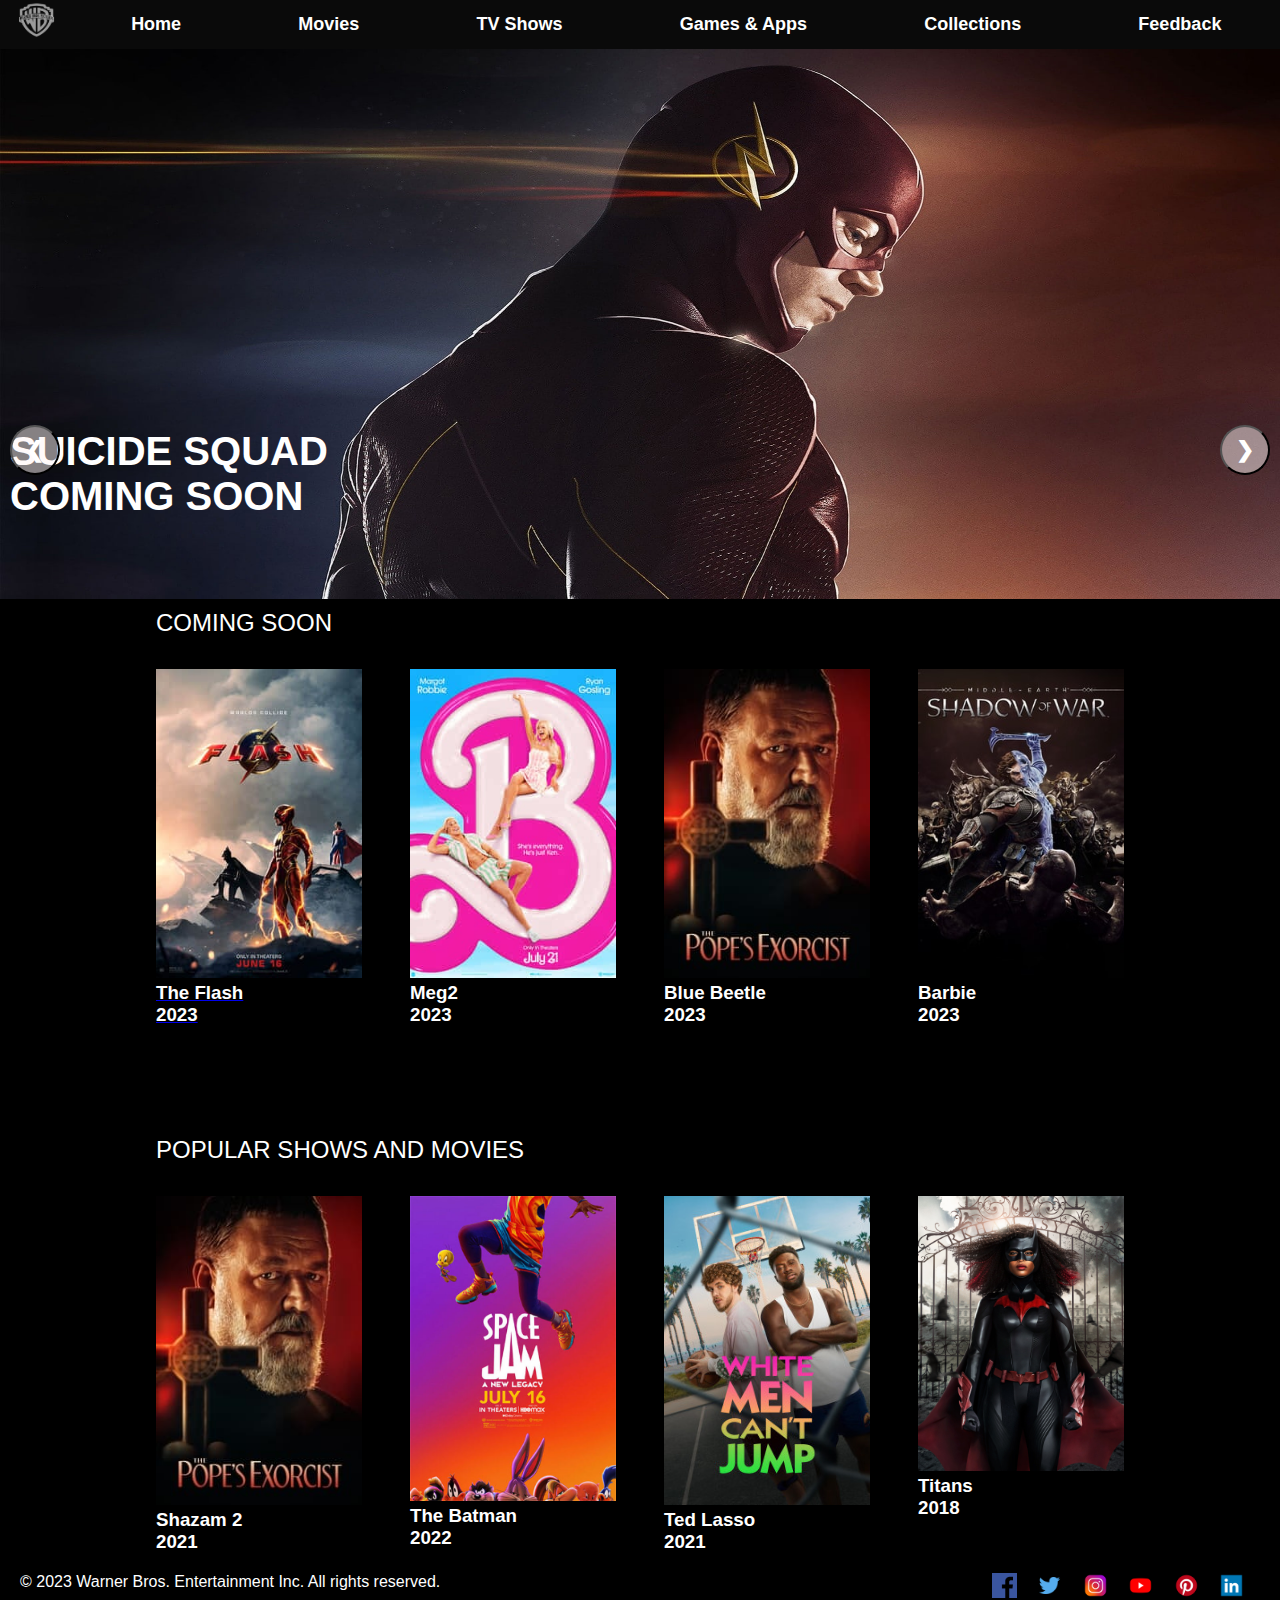
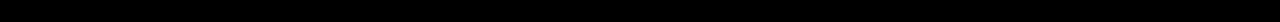
<file: index.html>
<!DOCTYPE html>
<html>
<head>
  <title>Warner Bros Website</title>
  <link rel="stylesheet" href="Style.css">

</head>
<body>
  <header>
    <figure>
     
    </figure>

    <div class="bx bx-menu" id="menu"></div>

    <nav>
      <ul>
        <img src="logo.png" alt="warner logo" height="40px" float="left" ></a>
        <li><a href="index.html">Home</a></li>
        <li><a href="Movies.html">Movies</a></li>
        <li><a href="TV Shows.html">TV Shows</a></li>
        <li><a href="games & apps.html">Games & Apps</a></li>
        <li><a href="collections.html">Collections</a></li>
        <li><a href="feedback.html">Feedback</a></li>
      </ul>
    </nav>
  </header>

  <section class="mySlides fade">
    <img src="flash.jpg">
    <h1>Suicide Squad<br>Coming Soon</h1>
  </section>

  <section class="mySlides fade">
    <img src="kombat.jpg">
    <h1>Batman<br>Coming Soon</h1>
  </section>

  <section class="mySlides fade">
    <img src="blue-beetle-2023-oz-1920x1200.jpg">
    <h1>Barbie<br>Coming Soon</h1>
  </section>

  <section>
    <button class="prev" onclick="plusSlides(-1)">❮</button>
    <button class="next" onclick="plusSlides(1)">❯</button>
  </section>

  <section style="text-align:center">
    <span class="dot" onclick="currentSlide(1)"></span>
    <span class="dot" onclick="currentSlide(2)"></span>
    <span class="dot" onclick="currentSlide(3)"></span>
  </section>

  <section>
    <h2>Coming Soon</h2>
  </section>

  <section class="movies">
    <a href="movie1.html">
      <article>
        <figure>
          <img src="flash_keyart_1.jpg">
          <h3>The Flash<br>2023</h3>
        </figure>
      </article>
    </a>
    <article>
      <figure>
        <img src="barbie_keyart_0.jpg">
        <figcaption>
          <h3>Meg2<br>2023</h3>
        </figcaption>
      </figure>
    </article>
    <article>
      <figure>
        <img src="pope exorsist.jpg">
        <h3>Blue Beetle<br>2023</h3>
      </figure>
    </article>
    <article>
      <figure>
        <img src="middle_earth_shadow_of_war_keyart.jpg">
        <h3>Barbie<br>2023</h3>
      </figure>
    </article>
  </section>

  <section>
    <section>
      <h2>Popular Shows and Movies</h2>
    </section>

    <section class="movies">
      <article>
        <figure>
          <img src="pope exorsist.jpg">
          <h3>Shazam 2<br>2021</h3>
        </figure>
      </article>
      <article>
        <figure>
          <img src="Space-Jam.jpg">
          <h3>The Batman<br>2022</h3>
        </figure>
      </article>
      <article>
        <figure>
          <img src="medium-cover - Copy.jpg">
          <h3>Ted Lasso<br>2021</h3>
        </figure>
      </article>
      <article>
        <figure>
          <img src="niggas.jpeg">
          <h3>Titans<br>2018</h3>
        </figure>
      </article>
    </section>
  </section>

  <footer>
    <p>&copy; 2023 Warner Bros. Entertainment Inc. All rights reserved.</p>
    <figure>
 <a href="https://web.facebook.com/warnerbrosent/?_rdc=1&_rdr"><img src="MicrosoftTeams-image%20(1).png" alt="Facebook"></a>
    
	<a href="https://twitter.com/Warnerbros/"><img src=	"MicrosoftTeams-image%20(3).png" alt="Twitter"></a>
    <a href="https://www.instagram.com/warnerbrosentertainment/"><img src="MicrosoftTeams-image%20(2).png" alt="Instagram"></a>
	 <a href="https://www.youtube.com/user/WarnerBrosPictures"><img src="MicrosoftTeams-image%20(4).png" alt="Youtube"></a>
    <a href="https://www.pinterest.com/warnerbrosent/"><img src="MicrosoftTeams-image%20(6).png" alt="Pinterest"></a>
    <a href="https://www.linkedin.com/company/warner-bros--entertainment/"><img src="MicrosoftTeams-image%20(7).png" alt="Linkedin"></a>
    </figure>
  </footer>

  <script src="main.js"></script>

</body>
</html>
</file>
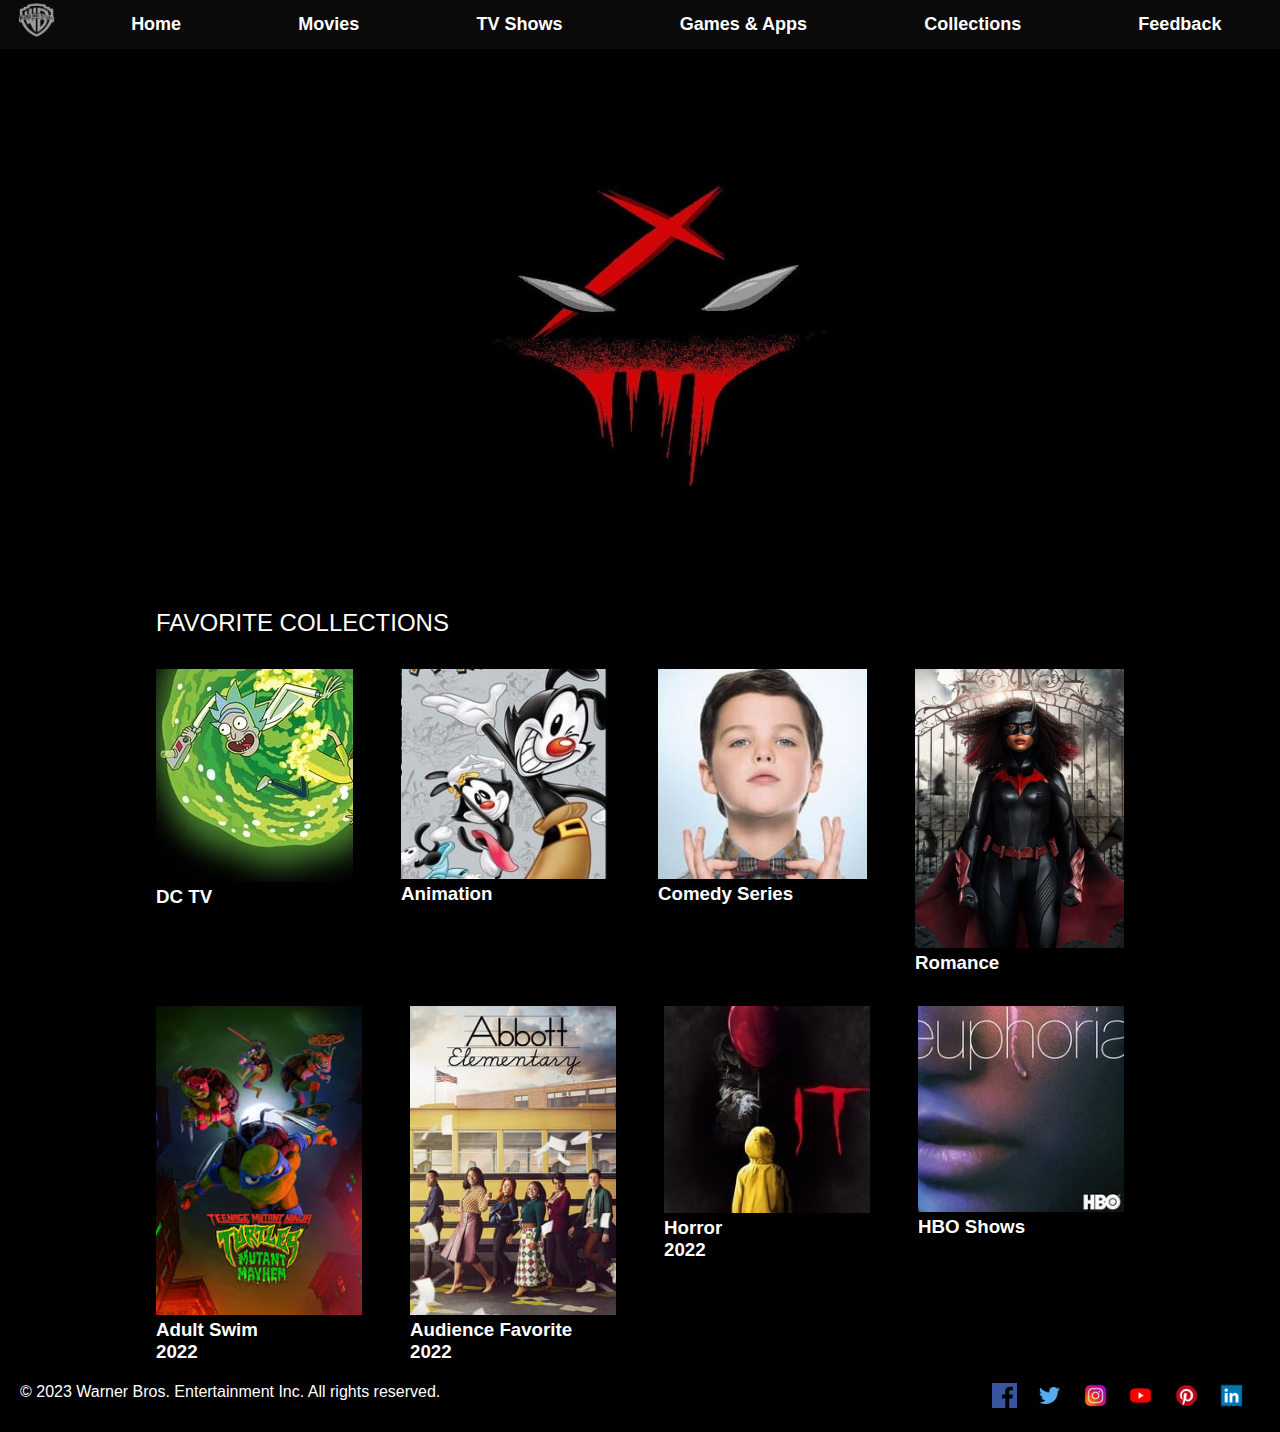
<file: collections.html>
<!DOCTYPE html>
<html>
<head>
  <title>Warner Bros Website</title>
  <link rel="stylesheet" href="Style.css">
  <link rel="stylesheet" href="https://cdn.jsdelivr.net/npm/boxicons@latest/css/boxicons.min.css">
</head>
<body>
  <header>
   
    <div class="bx bx-menu" id="menu"></div>
    <nav>
      <ul>
        <img src="logo.png" alt="warner logo" height="40px" float="left" ></a>
        <li><a href="index.html">Home</a></li>
        <li><a href="Movies.html">Movies</a></li>
        <li><a href="TV Shows.html">TV Shows</a></li>
        <li><a href="games & apps.html">Games & Apps</a></li>
        <li><a href="collections.html">Collections</a></li>
        <li><a href="feedback.html">Feedback</a></li>
      </ul>
    </nav>
  </header>
  
  <section class="mySlides fade">
    <img src="Red X.jpg">
  </section>
  
  <section>
    <h2>Favorite Collections</h2>
  </section>
  
  <section class="movies">
    <article>
      <figure>
        <img src="rick_and_morty_s2_cropped.jpg">
        <h3>DC TV</h3>
      </figure>
    </article>
    <article>
      <figure>
        <img src="steven_spielberg_presents_cropped.jpg">
        <h3>Animation</h3>
      </figure>
    </article>
    <article>
      <figure>
        <img src="young_sheldon_s1_cropped.jpg">
        <h3>Comedy Series</h3>
      </figure>
    </article>
    <article>
      <figure>
        <img src="niggas.jpeg">
        <h3>Romance</h3>
      </figure>
    </article>
  </section>
  
  <section class="movies">
    <article>
      <figure>
        <img src="teenage-mutant-ninja-turtles-mutant-mayhem-2023.jpg">
        <h3>Adult Swim<br>2022</h3>
      </figure>
    </article>
    <article>
      <figure>
        <img src="abbottelementary_1400x2100_v1.jpg">
        <h3>Audience Favorite<br>2022</h3>
      </figure>
    </article>
    <article>
      <figure>
        <img src="it_whv_cropped.jpg">
        <h3>Horror<br>2022</h3>
      </figure>
    </article>
    <article>
      <figure>
        <img src="euphoria_s1_cropped.jpg">
        <h3>HBO Shows</h3>
      </figure>
    </article>
  </section>
  
  <footer>
    <p>&copy; 2023 Warner Bros. Entertainment Inc. All rights reserved.</p>
    <figure>
      <a href="https://web.facebook.com/warnerbrosent/?_rdc=1&_rdr"><img src="MicrosoftTeams-image%20(1).png" alt="Facebook"></a>
    
	<a href="https://twitter.com/Warnerbros/"><img src=
	"MicrosoftTeams-image%20(3).png" alt="Twitter"></a>
    <a href="https://www.instagram.com/warnerbrosentertainment/"><img src="MicrosoftTeams-image%20(2).png" alt="Instagram"></a>
	 <a href="https://www.youtube.com/user/WarnerBrosPictures"><img src="MicrosoftTeams-image%20(4).png" alt="Youtube"></a>
    <a href="https://www.pinterest.com/warnerbrosent/"><img src="MicrosoftTeams-image%20(6).png" alt="Pinterest"></a>
    <a href="https://www.linkedin.com/company/warner-bros--entertainment/"><img src="MicrosoftTeams-image%20(7).png" alt="Linkedin"></a>
    </figure>
  </footer>

  <script src="main.js"></script>
</body>
</html>
</file>
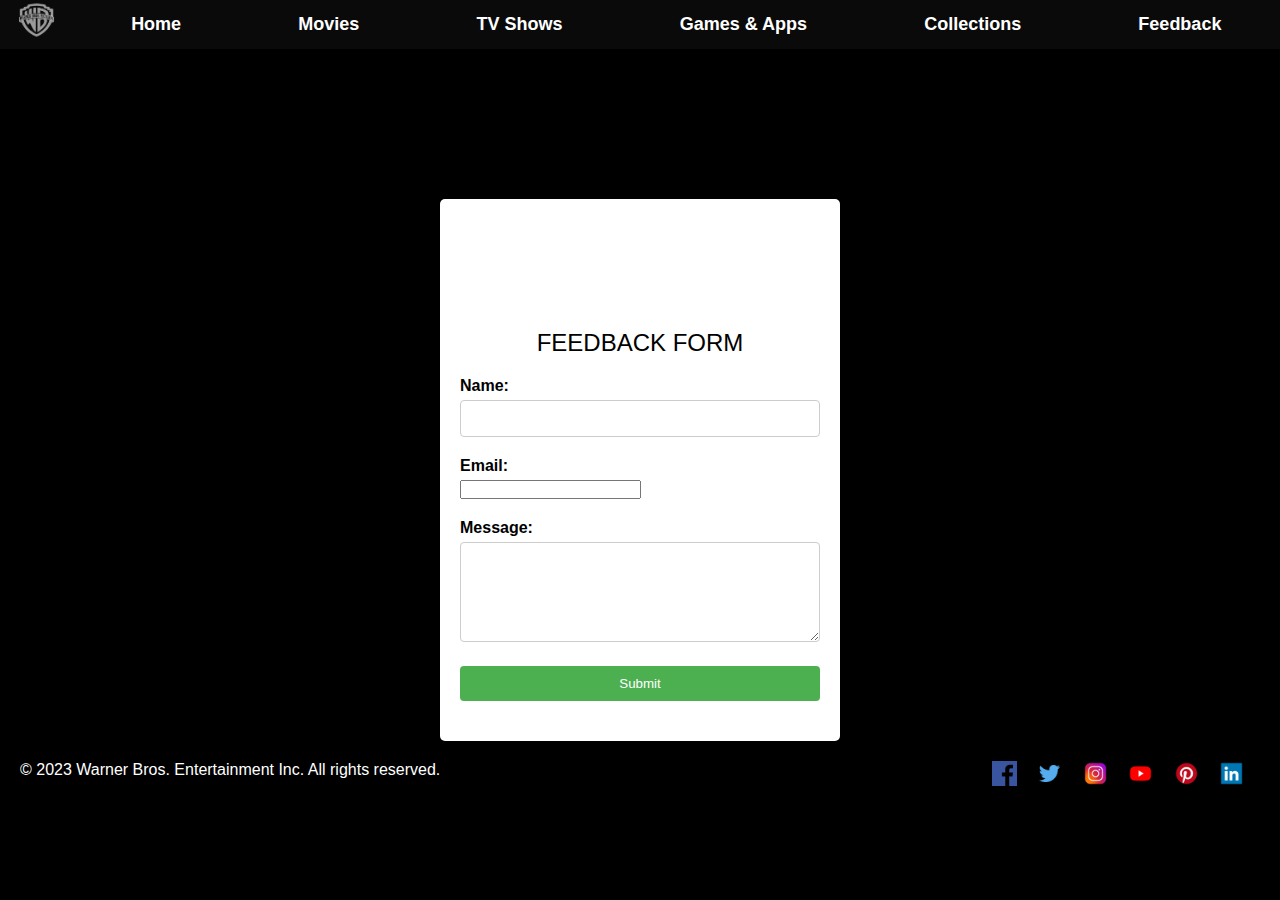
<file: feedback.html>
<!DOCTYPE html>
<html>
<head>
  <title>Warner Bros Website</title>
  <link rel="stylesheet" href="Style.css">
  
</head>
<body>
  <header>
    

    <nav>
      <ul>
        <img src="logo.png" alt="warner logo" height="40px" float="left" ></a>
        <li><a href="index.html">Home</a></li>
         <li><a href="Movies.html">Movies</a></li>
        <li><a href="TV Shows.html">TV Shows</a></li>
        <li><a href="games & apps.html">Games & Apps</a></li>
        <li><a href="collections.html">Collections</a></li>
        <li><a href="feedback.html">Feedback</a></li>
      </ul>
    </nav>
  </header>

  <div class="container">
    <h2>Feedback Form</h2>
<form action="submit.html" method="POST">
    
   
      <div class="form-group">
        <label for="name">Name:</label>
        <input type="text" id="name" name="name" required>
      </div>

      <div class="form-group">
        <label for="email">Email:</label>
        <input type="email" id="email" name="email" required>
      </div>

      <div class="form-group">
        <label for="message">Message:</label>
        <textarea id="message" name="message" rows="5" required></textarea>
      </div>

      <div class="form-group">
        <button type="submit">Submit</button>
      </div>
    </form>
  </div>

  <footer>
    <p>&copy; 2023 Warner Bros. Entertainment Inc. All rights reserved.</p>
    <figure>
 <a href="https://web.facebook.com/warnerbrosent/?_rdc=1&_rdr"><img src="MicrosoftTeams-image%20(1).png" alt="Facebook"></a>
    
	<a href="https://twitter.com/Warnerbros/"><img src=
	"MicrosoftTeams-image%20(3).png" alt="Twitter"></a>
    <a href="https://www.instagram.com/warnerbrosentertainment/"><img src="MicrosoftTeams-image%20(2).png" alt="Instagram"></a>
	 <a href="https://www.youtube.com/user/WarnerBrosPictures"><img src="MicrosoftTeams-image%20(4).png" alt="Youtube"></a>
    <a href="https://www.pinterest.com/warnerbrosent/"><img src="MicrosoftTeams-image%20(6).png" alt="Pinterest"></a>
    <a href="https://www.linkedin.com/company/warner-bros--entertainment/"><img src="MicrosoftTeams-image%20(7).png" alt="Linkedin"></a>
    </figure>
  </footer>

  <script src="main.js"></script>
</body>
</html>
</file>
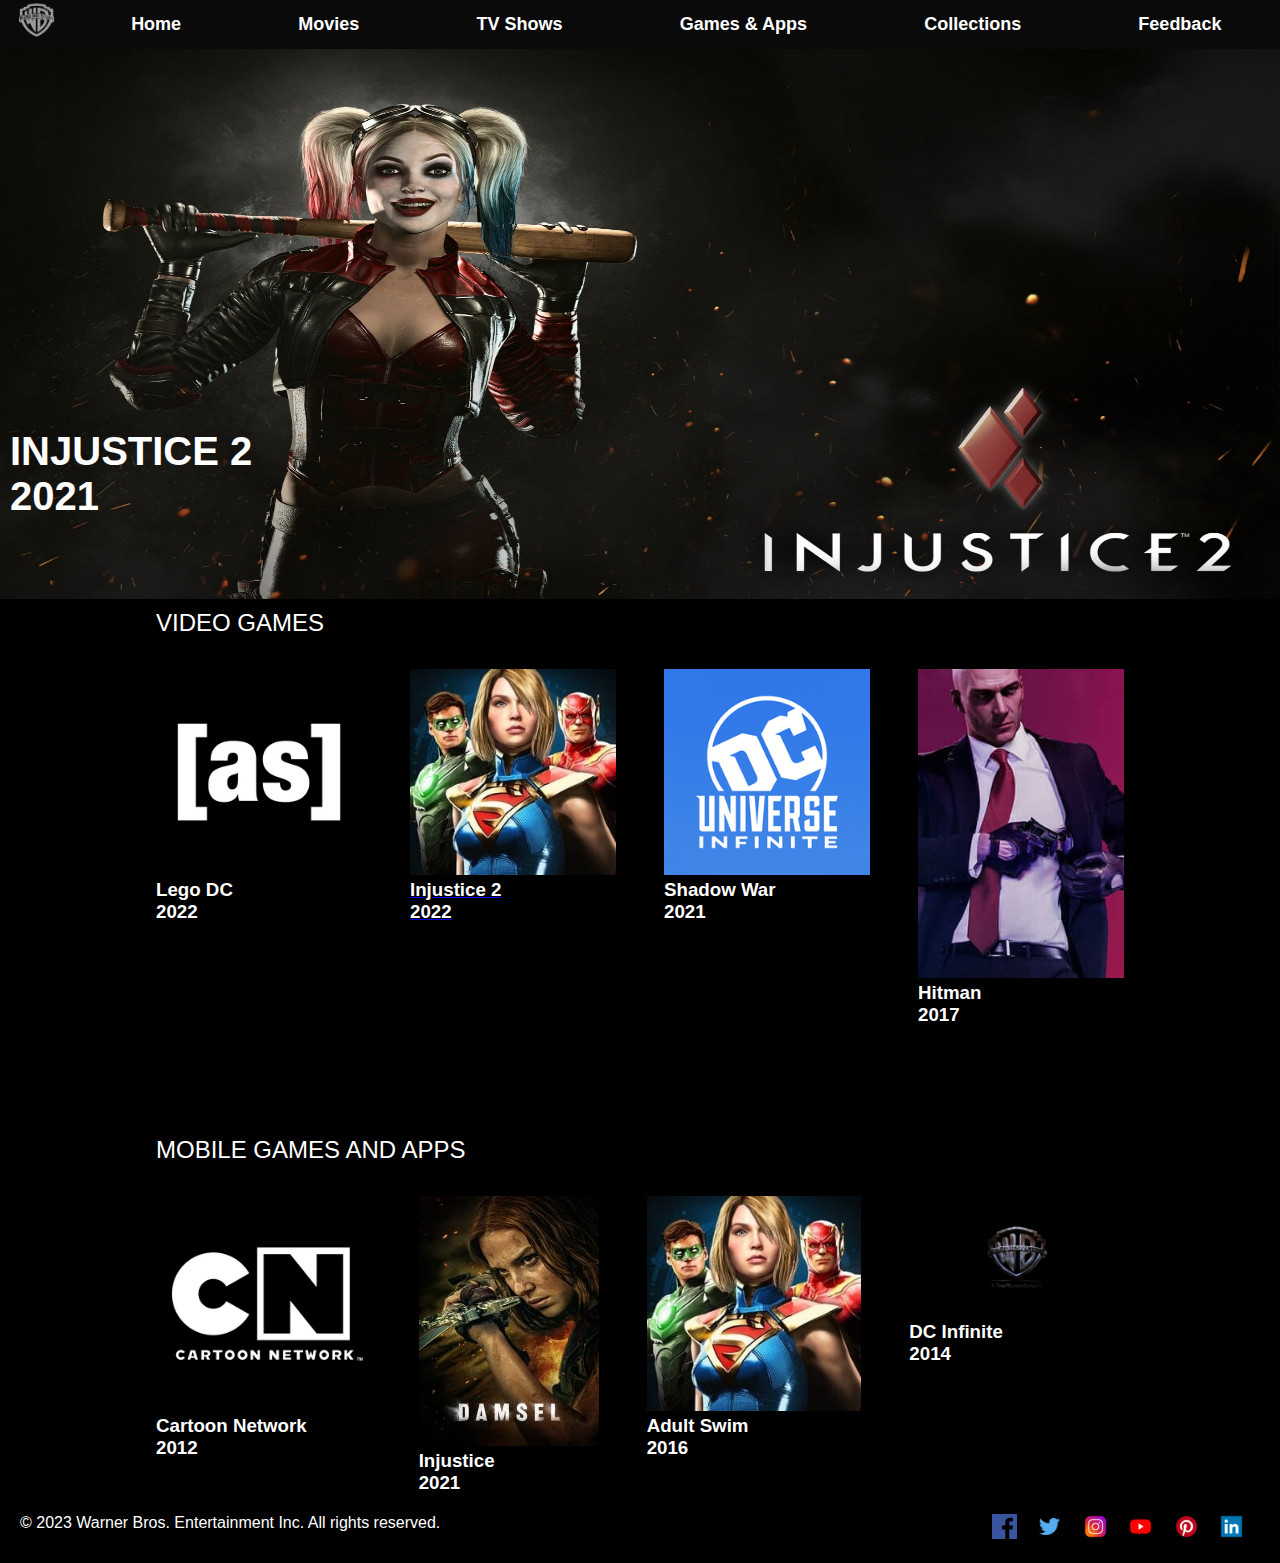
<file: games & apps.html>
<!DOCTYPE html>
<html>
<head>
  <title>Warner Bros Website</title>
  <link rel="stylesheet" href="Style.css">
 
</head>
<body>
  <header>
    
    <div class="bx bx-menu" id="menu"></div>
    <nav>
      <ul>
        <img src="logo.png" alt="warner logo" height="40px" float="left" ></a>
        <li><a href="index.html">Home</a></li>
        <li><a href="Movies.html">Movies</a></li>
        <li><a href="TV Shows.html">TV Shows</a></li>
        <li><a href="games & apps.html">Games & Apps</a></li>
        <li><a href="collections.html">Collections</a></li>
        <li><a href="feedback.html">Feedback</a></li>
      </ul>
    </nav>
  </header>

  
  <section class="mySlides fade">
    <img src="Harley.jpg">
    <h1>Injustice 2 <br>2021</h1>
  </section>

  

  <section style="text-align:center">
    <span class="dot" onclick="currentSlide(1)"></span> 
    <span class="dot" onclick="currentSlide(2)"></span> 
    <span class="dot" onclick="currentSlide(3)"></span> 
  </section>

  <section>
    <h2>Video Games</h2>
  </section>

  <section class="movies">
    <article>
      <figure>
        <img src="adult_swim_mobile_700.png">
        <h3>Lego DC <br>2022</h3>
      </figure>
    </article>
    <a href="Game1.html">
      <article>
        <figure>
          <img src="injustice_2_mobile_key_art.jpg">
          <h3>Injustice 2 <br>2022</h3>
        </figure>
      </article>
    </a>
    <article>
      <figure>
        <img src="dc_universe_infinite_logo_blue_700.png">
        <h3>Shadow War <br>2021</h3>
      </figure>
    </article>
    <article>
      <figure>
        <img src="HITMAN_2_Key_Art.jpg">
        <h3>Hitman <br>2017</h3>
      </figure>
    </article>
  </section>

  <section>
    <section>
      <h2>Mobile Games and Apps</h2>
    </section>
    <section class="movies">
      <article>
        <figure>
          <img src="cartoon_network_app_1024x1024.png">
          <h3>Cartoon Network <br>2012</h3>
        </figure>
      </article>
      <article>
        <figure>
          <img src="damsel.jpg">
          <h3>Injustice <br>2021</h3>
        </figure>
      </article>
      <article>
        <figure>
          <img src="injustice_2_mobile_key_art.jpg">
          <h3>Adult Swim <br>2016</h3>
        </figure>
      </article>
      <article>
        <figure>
          <img src="wp2007971-warner-bros-wallpapers.jpg">
          <h3>DC Infinite <br>2014</h3>
        </figure>
      </article>
    </section>
  </section>

  <footer>
    <p>&copy; 2023 Warner Bros. Entertainment Inc. All rights reserved.</p>
    <figure>
      <a href="https://web.facebook.com/warnerbrosent/?_rdc=1&_rdr"><img src="MicrosoftTeams-image%20(1).png" alt="Facebook"></a>
    
	<a href="https://twitter.com/Warnerbros/"><img src=
	"MicrosoftTeams-image%20(3).png" alt="Twitter"></a>
    <a href="https://www.instagram.com/warnerbrosentertainment/"><img src="MicrosoftTeams-image%20(2).png" alt="Instagram"></a>
	 <a href="https://www.youtube.com/user/WarnerBrosPictures"><img src="MicrosoftTeams-image%20(4).png" alt="Youtube"></a>
    <a href="https://www.pinterest.com/warnerbrosent/"><img src="MicrosoftTeams-image%20(6).png" alt="Pinterest"></a>
    <a href="https://www.linkedin.com/company/warner-bros--entertainment/"><img src="MicrosoftTeams-image%20(7).png" alt="Linkedin"></a>
    </figure>
  </footer>

  <script src="main.js"></script>
</body>

</html>
</file>
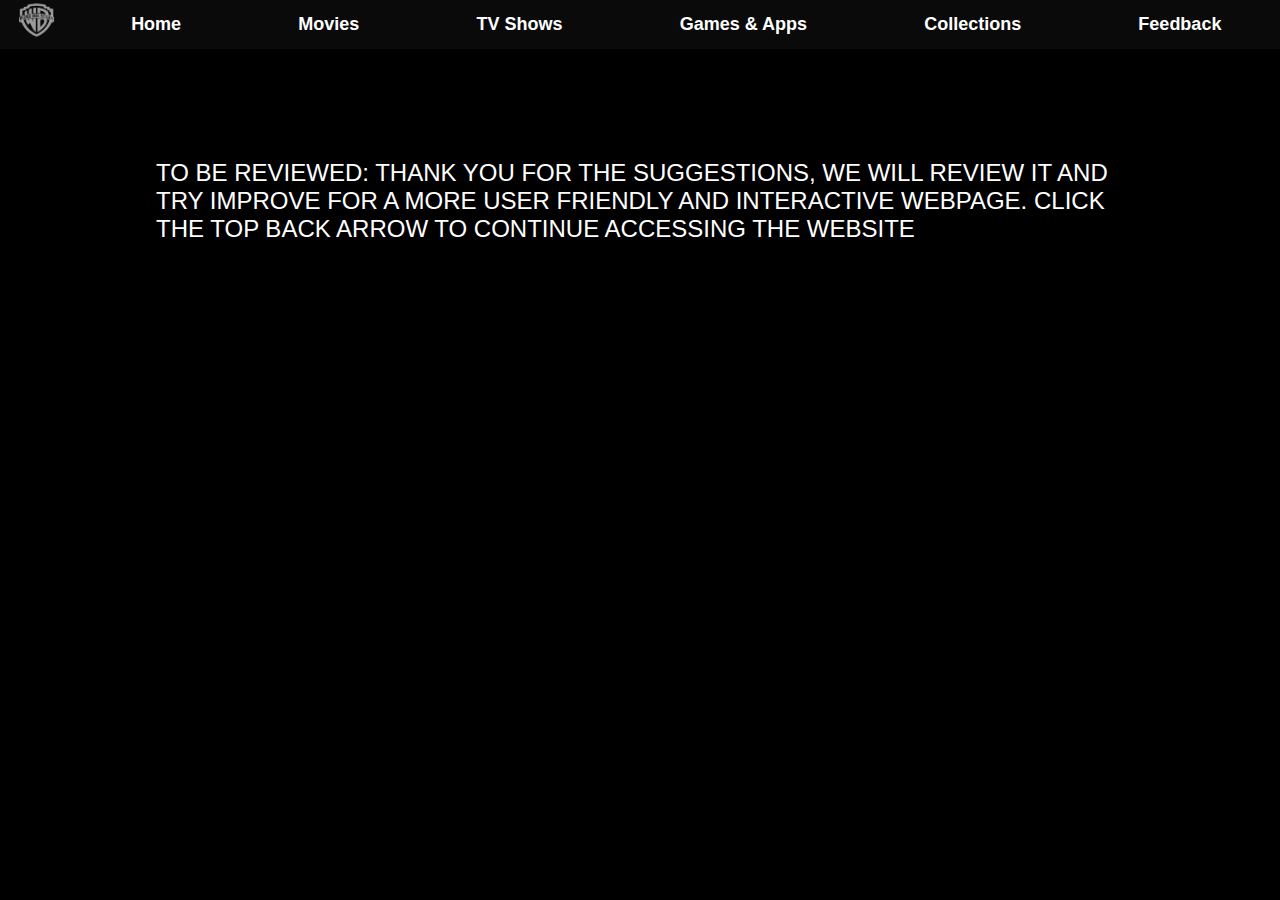
<file: submit.html>
<!DOCTYPE html>
    <html>
    <head>
      <title>FEEDBACK</title>
      <link rel="stylesheet" href="Style.css">
      
    </head>
    <body>
      <header>
        
    
        <nav>
          <ul>
            <img src="logo.png" alt="warner logo" height="40px" float="left" ></a>
            <li><a href="index.html">Home</a></li>
             <li><a href="Movies.html">Movies</a></li>
            <li><a href="TV Shows.html">TV Shows</a></li>
            <li><a href="games & apps.html">Games & Apps</a></li>
            <li><a href="collections.html">Collections</a></li>
            <li><a href="feedback.html">Feedback</a></li>
          </ul>
        </nav>

    </head>
    <body>
        <P>
            <h2>To be reviewed:
                Thank you for the suggestions, we will review it and try improve for a more user friendly and interactive webpage.
                Click the top back arrow to continue accessing the website 
            </h2>

           
        </P>
    </body>
</html>
</file>
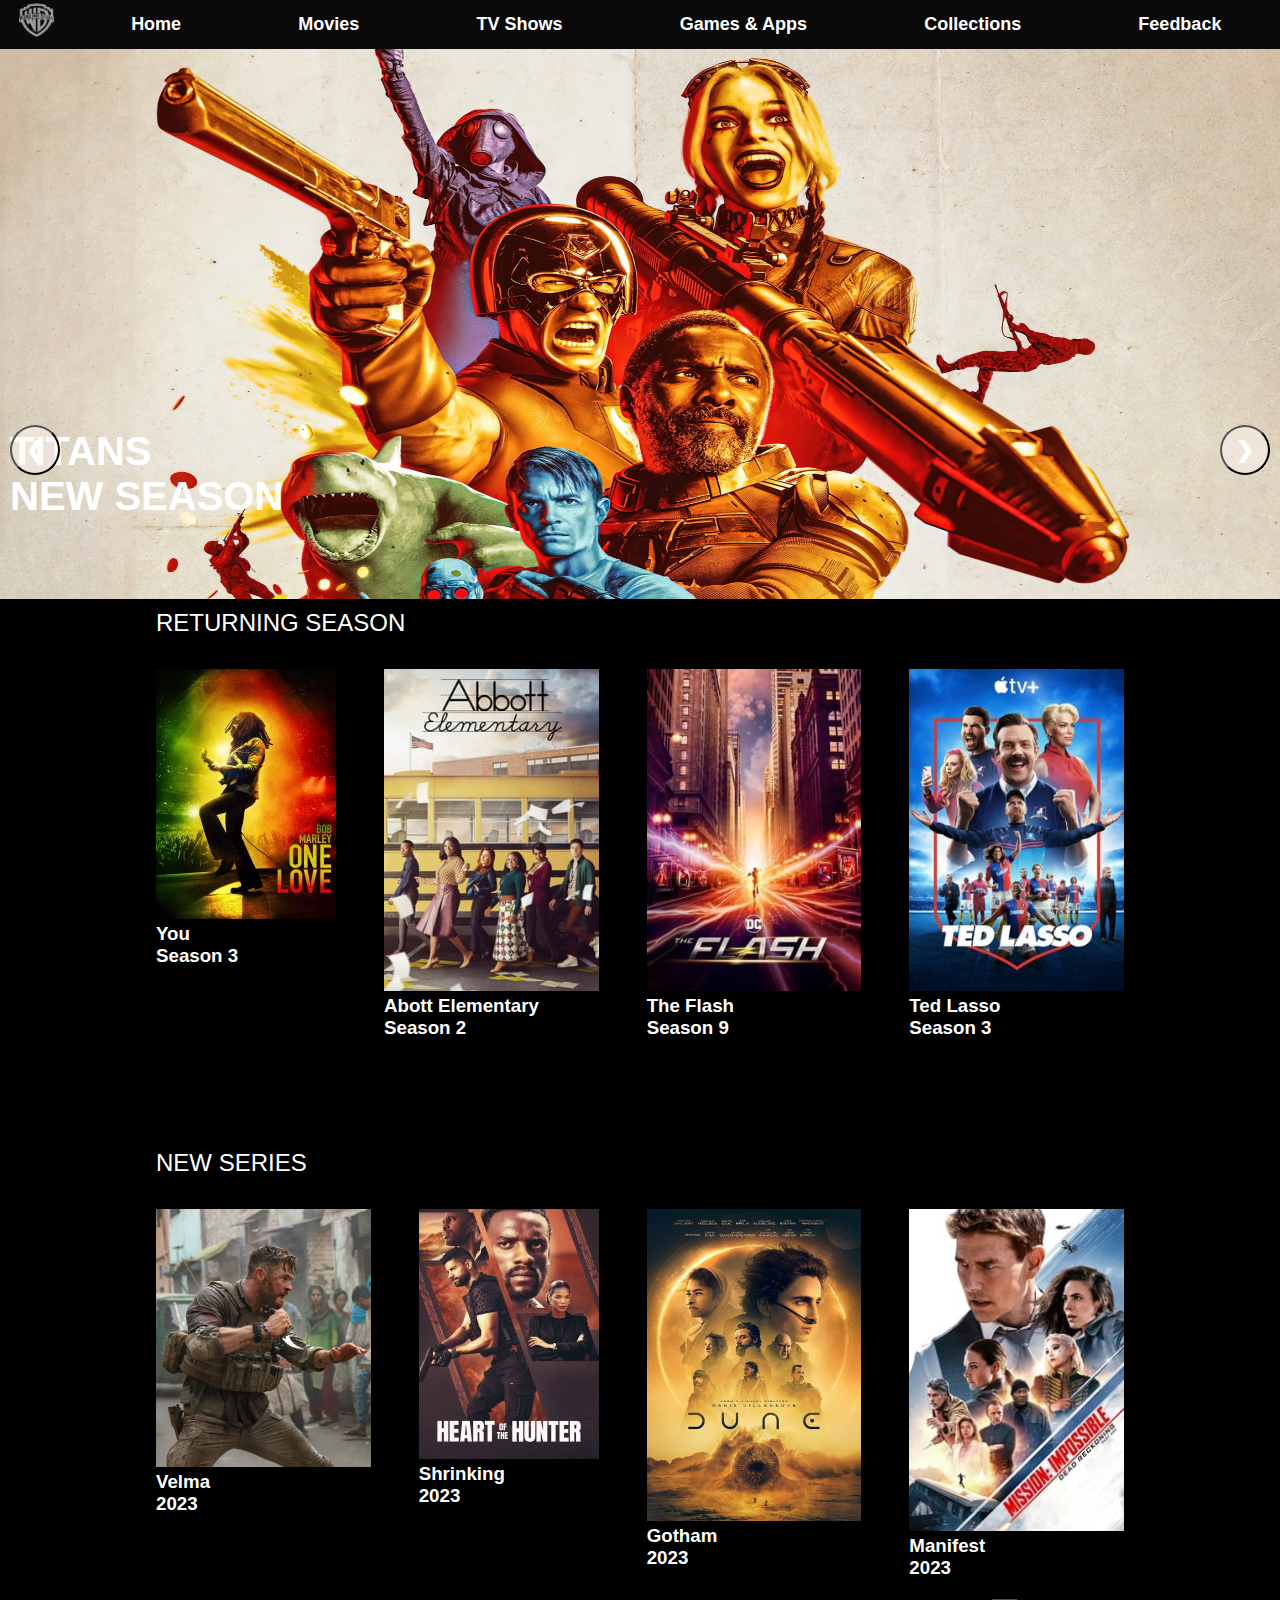
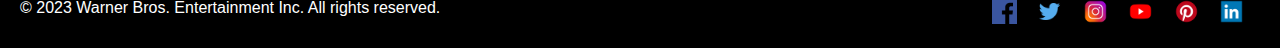
<file: TV Shows.html>
<!DOCTYPE html>
<html>
<head>
  <title>Warner Bros Website</title>
  <link rel="stylesheet" href="Style.css">
  
</head>
<body>
  <header>
    
    <div class="bx bx-menu" id="menu"></div>
    <nav>
      <ul>
        <img src="logo.png" alt="warner logo" height="40px" float="left" ></a>
        <li><a href="index.html">Home</a></li>
        <li><a href="Movies.html">Movies</a></li>
        <li><a href="TV Shows.html">TV Shows</a></li>
        <li><a href="games & apps.html">Games & Apps</a></li>
        <li><a href="collections.html">Collections</a></li>
        <li><a href="feedback.html">Feedback</a></li>
      </ul>
    </nav>
  </header>

  <section class="mySlides fade">
    <img src="Suicide squad.jpg">
    <h1>Titans<br>New Season</h1>
  </section>

  <section class="mySlides fade">
    <img src="flash.jpg">
    <h1>The Flash<br>New Season</h1>
  </section>

  <section class="mySlides fade">
    <img src="Ted.jpg">
    <h1>Ted Lasso<br>New Season</h1>
  </section>

  <section>
    <button class="prev" onclick="plusSlides(-1)">❮</button>
    <button class="next" onclick="plusSlides(1)">❯</button>
  </section>

  <section style="text-align:center">
    <span class="dot" onclick="currentSlide(1)"></span>
    <span class="dot" onclick="currentSlide(2)"></span>
    <span class="dot" onclick="currentSlide(3)"></span>
  </section>

  

  <section>
    <h2>Returning Season</h2>
  </section>

  <section class="movies">
    <article>
      <figure>
        <img src="bob marley.jpg">
        <h3>You<br>Season 3</h3>
      </figure>
    </article>
    <article>
      <figure>
        <img src="abbottelementary_1400x2100_v1.jpg">
        <h3>Abott Elementary<br>Season 2</h3>
      </figure>
    </article>
    <article>
      <figure>
        <img src="the_flash_s9_keyart.jpeg">
        <h3>The Flash<br>Season 9</h3>
      </figure>
    </article>
    <article>
      <figure>
        <img src="tedlasso_1400x2100_v1.jpg">
        <h3>Ted Lasso<br>Season 3</h3>
      </figure>
    </article>
  </section>

  <section>
    <h2>New Series</h2>
  </section>

  <section class="movies">
    <article>
      <figure>
        <img src="EXTRACTION.jpg">
        <h3>Velma<br>2023</h3>
      </figure>
    </article>
    <article>
      <figure>
        <img src="heart of the hunter.jpg">
        <h3>Shrinking<br>2023</h3>
      </figure>
    </article>
    <article>
      <figure>
        <img src="Dune (2021 Movie) Review_ A Visually Stunning Massive Work Of Art.jpeg">
        <h3>Gotham<br>2023</h3>
      </figure>
    </article>
    <article>
      <figure>
        <img src="mission-impossible-dead-reckoning-part-one-2023.jpg">
        <h3>Manifest<br>2023</h3>
      </figure>
    </article>
  </section>

  <footer>
    <p>&copy; 2023 Warner Bros. Entertainment Inc. All rights reserved.</p>
    <figure>

      <a href="https://web.facebook.com/warnerbrosent/?_rdc=1&_rdr"><img src="MicrosoftTeams-image%20(1).png" alt="Facebook"></a>
    
	<a href="https://twitter.com/Warnerbros/"><img src=
	"MicrosoftTeams-image%20(3).png" alt="Twitter"></a>
    <a href="https://www.instagram.com/warnerbrosentertainment/"><img src="MicrosoftTeams-image%20(2).png" alt="Instagram"></a>
	 <a href="https://www.youtube.com/user/WarnerBrosPictures"><img src="MicrosoftTeams-image%20(4).png" alt="Youtube"></a>
    <a href="https://www.pinterest.com/warnerbrosent/"><img src="MicrosoftTeams-image%20(6).png" alt="Pinterest"></a>
    <a href="https://www.linkedin.com/company/warner-bros--entertainment/"><img src="MicrosoftTeams-image%20(7).png" alt="Linkedin"></a>
    </figure>
  </footer>

  <script src="main.js"></script>
</body>
</html>
</file>
<file: Style.css>
.mySlides {
  display: none;
}
.mySlides img {
  width: 100%;
  height: 80%;
  
}
.mySlides video {
  width: 100%;
  height: 80;
}


*{
  box-sizing: border-box;
  margin: 0;
  padding: 0;
  

}

body {
  font-family: Arial, sans-serif;
  background-color: hwb(0 0% 100%);
}

/* Styles for the navigation bar */
nav {
  background-color: #0a0a0a;
  overflow: show;
}


nav ul {
  list-style-type: none;
  margin: 0;
  padding: 0;
  overflow: hidden;
  display: flex; /* Display items in a flex container */
}

nav ul li {
  flex-grow: 1; /* Allow items to grow and fill the available space */
}

nav ul li a {
  display: block;
  color: rgb(255, 255, 255);
  text-align: center;
  padding: 14px 16px;
  text-decoration: none;
  font-size: 18px; /* Larger font size */
  font-weight: bold; /* Bold text */
}

nav ul li a:hover {
  background-color:000000;
}

.logo {
  margin-left: 20px; /* Add margin to the left for logo */
}
    #menu {
      font-size: 24px;
      cursor: pointer;
      z-index: 1000001;
      display: none;
    }

    .mySlides {
      width: 100%;
      min-height: 450px;
      position: relative;
      display: flex;
      margin: auto;
      align-items: center;
    }

    .mySlides img {
      position: absolute;
      width: 100%;
      height: 550px;
      z-index: -1;
    }

    h1 {
      position: absolute;
      padding: 380px 10px;
      text-transform: uppercase;
      color: white;
      font-size: 24px;
      font-size: 2.5rem;
    }

    .prev,
    .next {
      cursor: pointer;
      position: absolute;
      top: 50%;
      width: 50px;
      height: 50px;
      margin-top: -25px;
      color: #fff;
      font-weight: bold;
      font-size: 22px;
      transition: 0.6s ease;
      border-radius: 50%;
      background-color: rgba(255, 245, 245, 0.5);
      display: flex;
      justify-content: center;
      align-items: center;
    }

    .next {
      right: 10px;
    }

    .prev {
      left: 10px;
    }

    h2 {
      max-width: 968px;
      margin-left: auto;
      margin-right: auto;
      font-size: 24px;
      font-weight: 500;
      text-transform: uppercase;

      margin-top: 110px;
      color: rgb(255, 255, 255);
    }
    .movies {
      max-width: 968px;
      margin-right: auto;
      margin-left: auto;
      display: grid;
      grid-template-columns: repeat(auto-fit, minmax(180px, auto));
      gap: 3rem;
      margin-top: 2rem;
    }
    
  article {
    width: 100%;
    height: auto;
    color: white;
    cursor: pointer;
  }

  article img {
    width: 100%;
    height: 100%;
    object-fit: cover;
  }

  article img:hover {
    transform: translateY(-10px);
    transition: 0.2s all linear;
  }

  footer {
    background-color:bl;
    color: white;
    padding: 20px;
    display: flex;
    justify-content: space-between;
  }

  footer img {
    width: 25px;
    height: auto;
    margin-right: 1rem;
  
  }
  

    footer img:hover {
      opacity: 6;
      background: rgb(248, 239, 239);
    }

    .container {
      max-width: 400px;
      margin: 150px auto 0;
      background-color: #fff;
      padding: 20px;
      border-radius: 5px;
      
    }

    .container h2 {
      text-align: center;
      margin-bottom: 20px;
      color: black;
    }

    .form-group {
      margin-bottom: 20px;
    }

    .form-group label {
      display: block;
      font-weight: bold;
      margin-bottom: 5px;
    }

    .form-group input[type="text"],
    .form-group textarea {
      width: 100%;
      padding: 10px;
      border: 1px solid #ccc;
      border-radius: 4px;
    }

    .form-group textarea {
      resize: vertical;
      height: 100px;
    }

    .form-group button {
      display: block;
      width: 100%;
      padding: 10px;
      background-color: #4CAF50;
      color: #fff;
      border: none;
      border-radius: 4px;
      cursor: pointer;
    }

    .form-group button:hover {
      background-color: #45a049;
    }

    /* Main styles */
    main {
      max-width: 800px;
      margin: 110px auto;
      background-color: #333;
      padding: 50px;
      border-radius: 5px;
      color: white;
      box-shadow: 0 2px 5px rgba(0, 0, 0, 0.1);
    }

    .movie-synopsis h6 {
      font-size: 18px;
    }

    .movie-synopsis p {
      font-size: 16px;
    }

    aside {
      background-color: #333;
      color: #fff;
      padding: 20px;
      border-radius: 5px;
    }

    .movie-info h5 {
      font-size: 24px;
      margin-bottom: 10px;
    }

    .movie-info p {
      font-size: 16px;
      margin-bottom: 5px;
    }
	.youtube-button {
      display: inline-block;
      padding: 10px 20px;
      background-color: #ff0000;
      color: #ffffff;
      text-decoration: none;
      font-weight: bold;
      border-radius: 4px
	}

    @media (max-width: 775px) {
      header {
        padding: 12px 4%;
      }

      #menu {
        display: initial;
        color: white;
      }
    }
</file>
